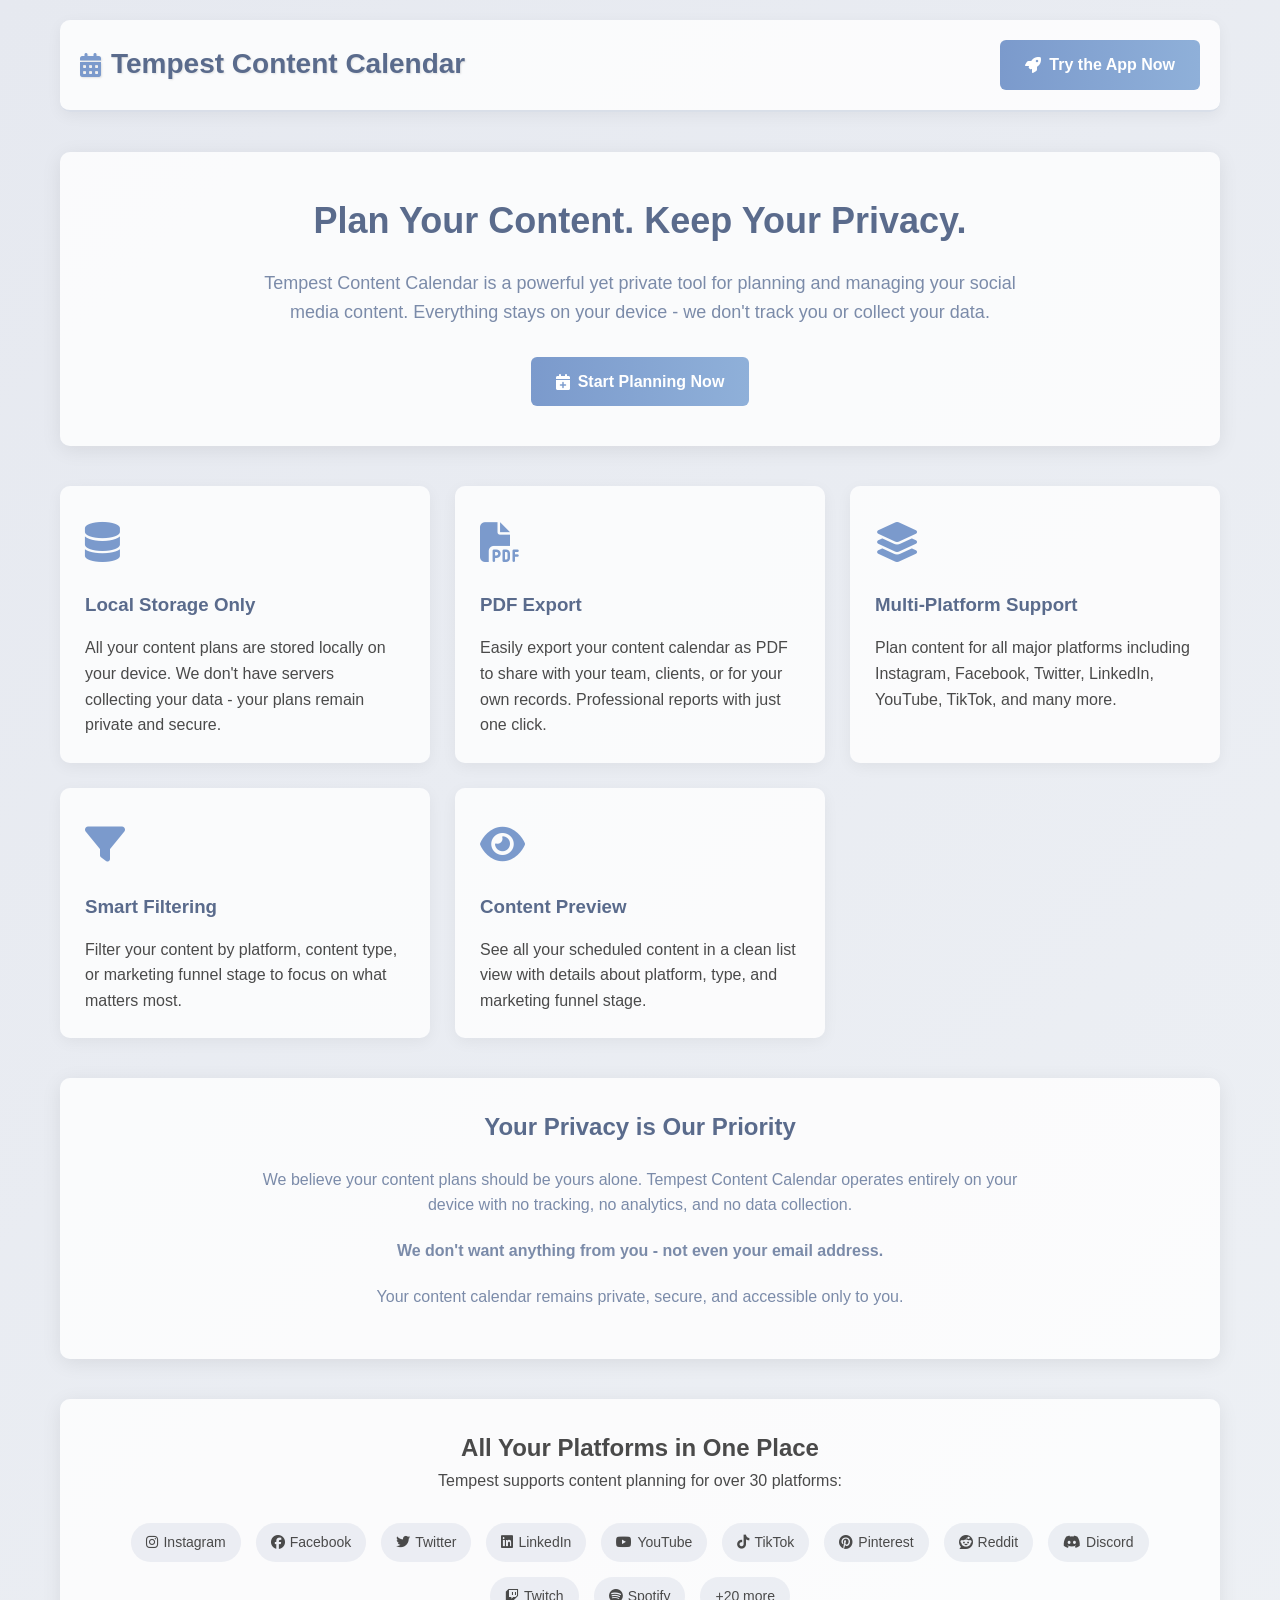
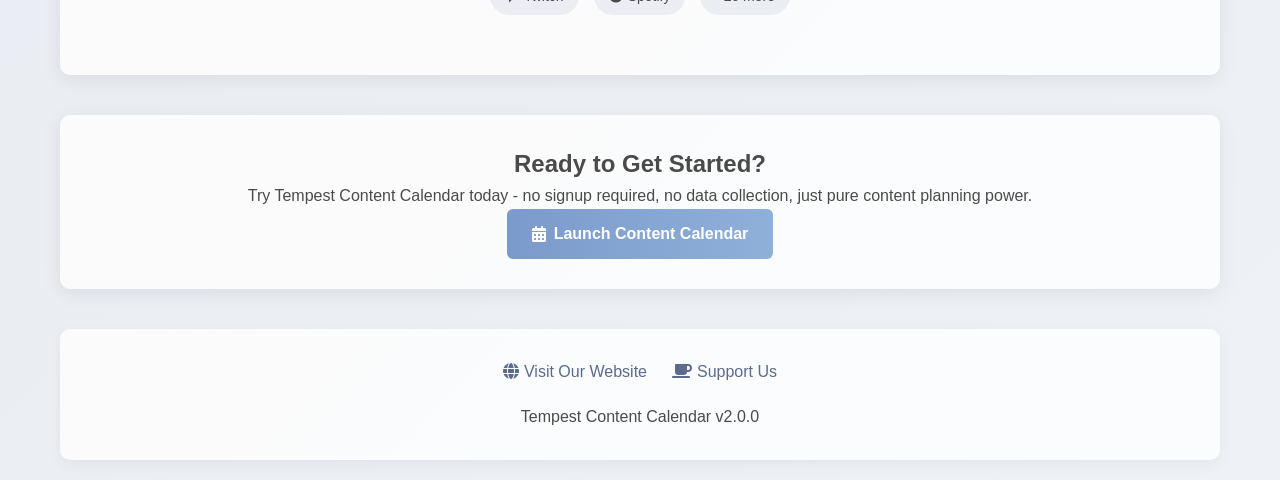
<file: about.html>
<!DOCTYPE html>
<html lang="en">
<head>
    <meta charset="UTF-8">
    <meta name="viewport" content="width=device-width, initial-scale=1.0">
    <meta name="theme-color" content="#5a6b8c">
    <meta name="description" content="Tempest Content Calendar - Plan and manage your social media content with complete privacy">
    <title>Tempest Content Calendar - Your Private Content Planning Solution</title>
    <link rel="stylesheet" href="https://cdnjs.cloudflare.com/ajax/libs/font-awesome/6.4.0/css/all.min.css">
    <style>
        * {
            box-sizing: border-box;
            margin: 0;
            padding: 0;
            font-family: 'Segoe UI', Tahoma, Geneva, Verdana, sans-serif;
        }

        body {
            background: linear-gradient(135deg, #e6e9f0 0%, #eef1f5 100%);
            color: #4a4a4a;
            line-height: 1.6;
            min-height: 100vh;
        }

        .container {
            max-width: 1200px;
            margin: 0 auto;
            padding: 20px;
        }

        header {
            display: flex;
            justify-content: space-between;
            align-items: center;
            margin-bottom: 40px;
            padding: 20px;
            border-bottom: 2px solid rgba(139, 157, 184, 0.3);
            background: rgba(255, 255, 255, 0.8);
            border-radius: 10px;
            box-shadow: 0 4px 15px rgba(0, 0, 0, 0.05);
        }

        h1 {
            color: #5a6b8c;
            font-weight: 600;
            font-size: 28px;
            text-shadow: 1px 1px 2px rgba(0,0,0,0.1);
            display: flex;
            align-items: center;
            gap: 10px;
        }

        .logo {
            font-size: 24px;
            color: #7b9acc;
        }

        .cta-button {
            background: linear-gradient(to right, #7b9acc, #8fb0d9);
            color: white;
            text-decoration: none;
            padding: 12px 25px;
            border-radius: 6px;
            font-weight: bold;
            transition: all 0.3s ease;
            display: inline-flex;
            align-items: center;
            gap: 8px;
        }

        .cta-button:hover {
            background: linear-gradient(to right, #6a88b5, #7b9acc);
            box-shadow: 0 4px 12px rgba(107, 142, 193, 0.3);
            transform: translateY(-2px);
        }

        .hero {
            text-align: center;
            padding: 40px 20px;
            margin-bottom: 40px;
            background: rgba(255, 255, 255, 0.8);
            border-radius: 10px;
            box-shadow: 0 4px 20px rgba(0, 0, 0, 0.08);
        }

        .hero h2 {
            font-size: 36px;
            color: #5a6b8c;
            margin-bottom: 20px;
        }

        .hero p {
            font-size: 18px;
            max-width: 800px;
            margin: 0 auto 30px;
            color: #7b8ba9;
        }

        .features {
            display: grid;
            grid-template-columns: repeat(auto-fit, minmax(300px, 1fr));
            gap: 25px;
            margin-bottom: 40px;
        }

        .feature-card {
            background: rgba(255, 255, 255, 0.8);
            border-radius: 10px;
            padding: 25px;
            box-shadow: 0 4px 15px rgba(0, 0, 0, 0.05);
            transition: all 0.3s ease;
        }

        .feature-card:hover {
            transform: translateY(-5px);
            box-shadow: 0 8px 25px rgba(0, 0, 0, 0.1);
        }

        .feature-icon {
            font-size: 40px;
            color: #7b9acc;
            margin-bottom: 15px;
        }

        .feature-card h3 {
            color: #5a6b8c;
            margin-bottom: 15px;
        }

        .privacy-section {
            background: rgba(255, 255, 255, 0.8);
            border-radius: 10px;
            padding: 30px;
            margin-bottom: 40px;
            box-shadow: 0 4px 20px rgba(0, 0, 0, 0.08);
            text-align: center;
        }

        .privacy-section h2 {
            color: #5a6b8c;
            margin-bottom: 20px;
        }

        .privacy-section p {
            max-width: 800px;
            margin: 0 auto 20px;
            color: #7b8ba9;
        }

        .platforms {
            display: flex;
            flex-wrap: wrap;
            justify-content: center;
            gap: 15px;
            margin: 30px 0;
        }

        .platform-tag {
            background: rgba(139, 157, 184, 0.15);
            padding: 8px 15px;
            border-radius: 20px;
            font-size: 14px;
            display: inline-flex;
            align-items: center;
            gap: 5px;
        }

        .demo-section {
            background: rgba(255, 255, 255, 0.8);
            border-radius: 10px;
            padding: 30px;
            margin-bottom: 40px;
            box-shadow: 0 4px 20px rgba(0, 0, 0, 0.08);
            text-align: center;
        }

        .demo-image {
            max-width: 100%;
            border-radius: 8px;
            box-shadow: 0 4px 15px rgba(0, 0, 0, 0.1);
            margin: 20px 0;
        }

        footer {
            padding: 30px 20px;
            text-align: center;
            background: rgba(255, 255, 255, 0.8);
            border-radius: 10px;
            box-shadow: 0 4px 15px rgba(0, 0, 0, 0.05);
            margin-top: 40px;
        }

        .footer-links {
            display: flex;
            justify-content: center;
            gap: 25px;
            margin-bottom: 20px;
        }

        .footer-links a {
            color: #5a6b8c;
            text-decoration: none;
            display: flex;
            align-items: center;
            gap: 5px;
            transition: color 0.3s ease;
        }

        .footer-links a:hover {
            color: #8fb0d9;
        }

        @media (max-width: 768px) {
            header {
                flex-direction: column;
                gap: 15px;
                text-align: center;
            }
            
            .hero h2 {
                font-size: 28px;
            }
            
            .hero p {
                font-size: 16px;
            }
            
            .features {
                grid-template-columns: 1fr;
            }
            
            .footer-links {
                flex-direction: column;
                gap: 15px;
            }
        }
    </style>
</head>
<body>
    <div class="container">
        <header>
            <h1><i class="fas fa-calendar-alt logo"></i> Tempest Content Calendar</h1>
            <a href="index.html" class="cta-button">
                <i class="fas fa-rocket"></i> Try the App Now
            </a>
        </header>

        <section class="hero">
            <h2>Plan Your Content. Keep Your Privacy.</h2>
            <p>Tempest Content Calendar is a powerful yet private tool for planning and managing your social media content. Everything stays on your device - we don't track you or collect your data.</p>
            <a href="index.html" class="cta-button">
                <i class="fas fa-calendar-plus"></i> Start Planning Now
            </a>
        </section>

        <section class="features">
            <div class="feature-card">
                <div class="feature-icon">
                    <i class="fas fa-database"></i>
                </div>
                <h3>Local Storage Only</h3>
                <p>All your content plans are stored locally on your device. We don't have servers collecting your data - your plans remain private and secure.</p>
            </div>
            
            <div class="feature-card">
                <div class="feature-icon">
                    <i class="fas fa-file-pdf"></i>
                </div>
                <h3>PDF Export</h3>
                <p>Easily export your content calendar as PDF to share with your team, clients, or for your own records. Professional reports with just one click.</p>
            </div>
            
            <div class="feature-card">
                <div class="feature-icon">
                    <i class="fas fa-layer-group"></i>
                </div>
                <h3>Multi-Platform Support</h3>
                <p>Plan content for all major platforms including Instagram, Facebook, Twitter, LinkedIn, YouTube, TikTok, and many more.</p>
            </div>
            
            <div class="feature-card">
                <div class="feature-icon">
                    <i class="fas fa-filter"></i>
                </div>
                <h3>Smart Filtering</h3>
                <p>Filter your content by platform, content type, or marketing funnel stage to focus on what matters most.</p>
            </div>
            

            
            <div class="feature-card">
                <div class="feature-icon">
                    <i class="fas fa-eye"></i>
                </div>
                <h3>Content Preview</h3>
                <p>See all your scheduled content in a clean list view with details about platform, type, and marketing funnel stage.</p>
            </div>
        </section>

        <section class="privacy-section">
            <h2>Your Privacy is Our Priority</h2>
            <p>We believe your content plans should be yours alone. Tempest Content Calendar operates entirely on your device with no tracking, no analytics, and no data collection.</p>
            <p><strong>We don't want anything from you - not even your email address.</strong></p>
            <p>Your content calendar remains private, secure, and accessible only to you.</p>
        </section>

        <section class="demo-section">
            <h2>All Your Platforms in One Place</h2>
            <p>Tempest supports content planning for over 30 platforms:</p>
            
            <div class="platforms">
                <span class="platform-tag"><i class="fab fa-instagram"></i> Instagram</span>
                <span class="platform-tag"><i class="fab fa-facebook"></i> Facebook</span>
                <span class="platform-tag"><i class="fab fa-twitter"></i> Twitter</span>
                <span class="platform-tag"><i class="fab fa-linkedin"></i> LinkedIn</span>
                <span class="platform-tag"><i class="fab fa-youtube"></i> YouTube</span>
                <span class="platform-tag"><i class="fab fa-tiktok"></i> TikTok</span>
                <span class="platform-tag"><i class="fab fa-pinterest"></i> Pinterest</span>
                <span class="platform-tag"><i class="fab fa-reddit"></i> Reddit</span>
                <span class="platform-tag"><i class="fab fa-discord"></i> Discord</span>
                <span class="platform-tag"><i class="fab fa-twitch"></i> Twitch</span>
                <span class="platform-tag"><i class="fab fa-spotify"></i> Spotify</span>
                <span class="platform-tag">+20 more</span>
            </div>
        </section>

        <section class="demo-section">
            <h2>Ready to Get Started?</h2>
            <p>Try Tempest Content Calendar today - no signup required, no data collection, just pure content planning power.</p>
            <a href="index.html" class="cta-button">
                <i class="fas fa-calendar-alt"></i> Launch Content Calendar
            </a>
        </section>

        <footer>
            <div class="footer-links">
                <a href="https://tempestlabs.space" target="_blank">
                    <i class="fas fa-globe"></i> Visit Our Website
                </a>
                <a href="https://buymeacoffee.com/ilkecandan?new=1" target="_blank">
                    <i class="fas fa-coffee"></i> Support Us
                </a>
            </div>
            <div class="app-version">Tempest Content Calendar v2.0.0</div>
        </footer>
    </div>
</body>
</html>
</file>
